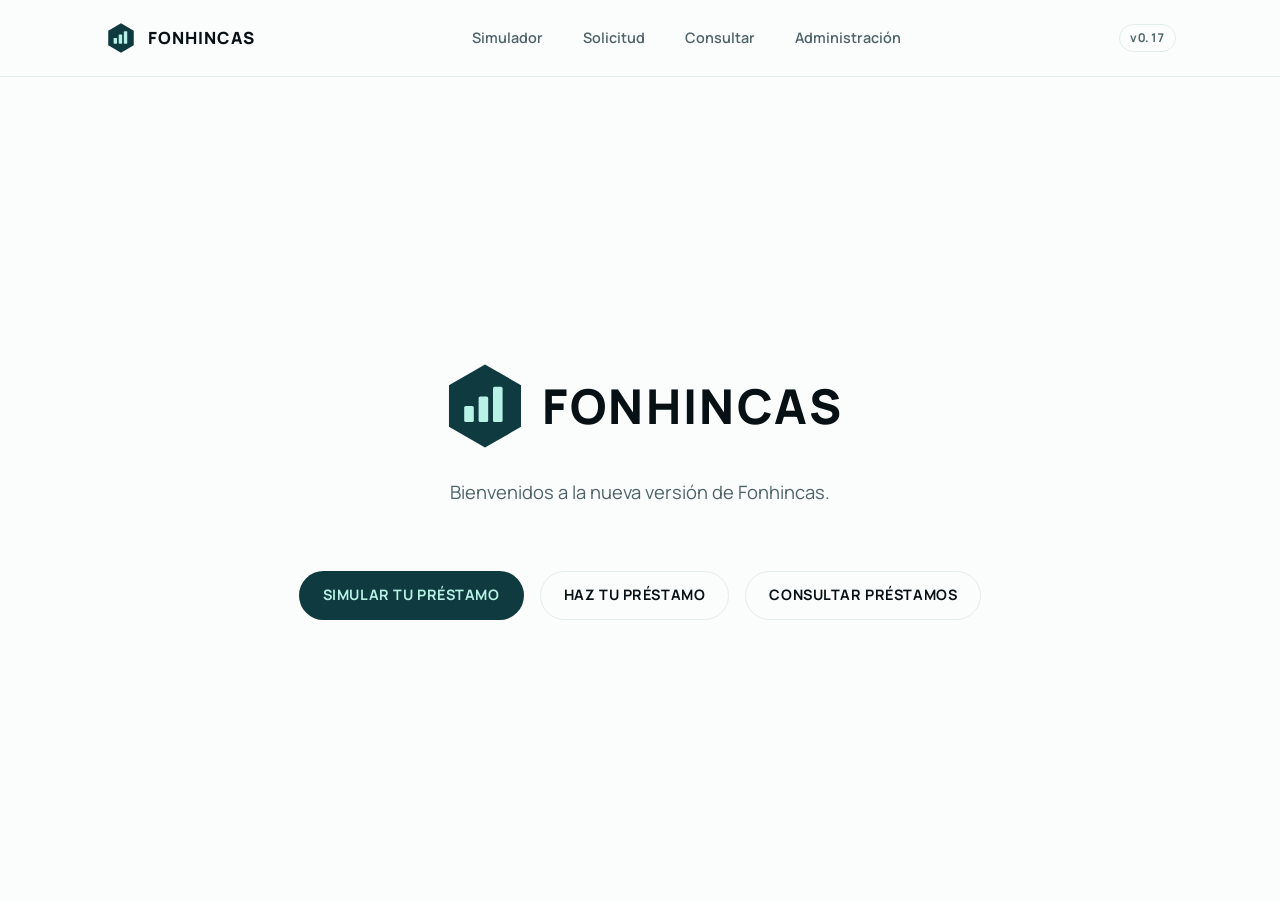
<file: index.html>
<!DOCTYPE html>
<html lang="es">
<head>
  <meta charset="UTF-8" />
  <meta name="viewport" content="width=device-width, initial-scale=1.0" />
  <title>FONHINCAS</title>
  <link rel="icon" type="image/svg+xml" href="assets/img/icon.svg" />
  <link rel="preconnect" href="https://fonts.googleapis.com" />
  <link rel="preconnect" href="https://fonts.gstatic.com" crossorigin />
  <link href="https://fonts.googleapis.com/css2?family=Manrope:wght@400;500;600;700;800&display=swap" rel="stylesheet" />
  <link rel="stylesheet" href="assets/css/styles.css?v=0.17" />
</head>
<body>

  <header class="nav">
    <div class="wrap">
      <a class="logo" href="#top">
        <img class="logo__icon" src="assets/img/icon.svg" alt="" />
        <span class="logo__word">Fonhincas</span>
      </a>
      <nav class="nav__links">
        <a href="simulador.html">Simulador</a>
        <a href="solicitud.html">Solicitud</a>
        <a href="consulta.html">Consultar</a>
        <a href="admin.html">Administración</a>
      </nav>
      <span class="nav__version">v0.17</span>
    </div>
  </header>

  <main id="top">
    <section class="basic-hero">
      <a class="logo" href="#top">
        <img class="logo__icon" src="assets/img/icon.svg" alt="" />
        <span class="logo__word">Fonhincas</span>
      </a>
      <p class="basic-hero__welcome">Bienvenidos a la nueva versión de Fonhincas.</p>
      <div class="hero__actions" style="justify-content:center; flex-wrap: wrap;">
        <a class="btn btn--primary btn--uppercase" href="simulador.html">Simular tu préstamo</a>
        <a class="btn btn--ghost btn--uppercase" href="solicitud.html">Haz tu préstamo</a>
        <a class="btn btn--ghost btn--uppercase" href="consulta.html">Consultar préstamos</a>
      </div>
    </section>
  </main>

</body>
</html>
</file>
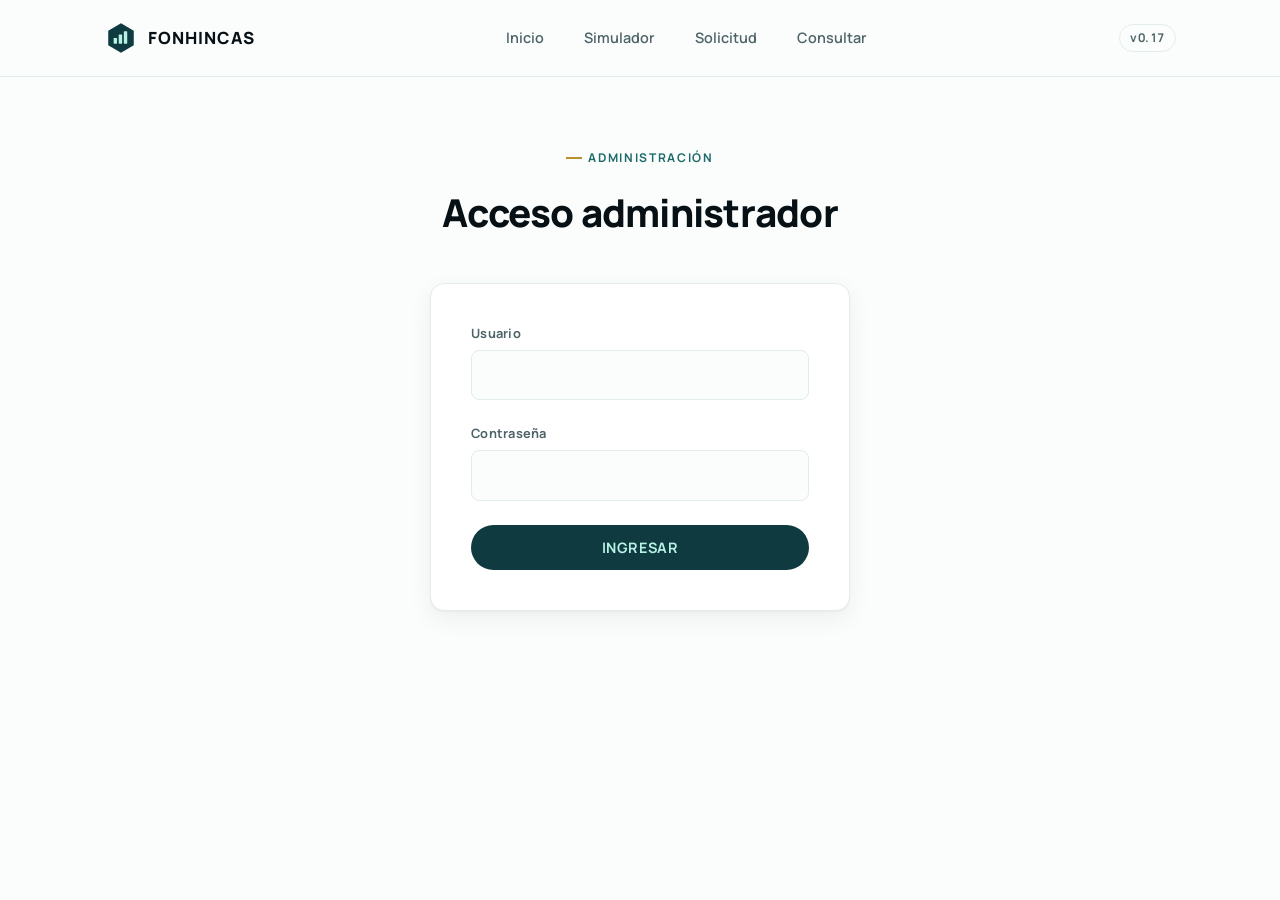
<file: admin.html>
<!DOCTYPE html>
<html lang="es">
<head>
  <meta charset="UTF-8" />
  <meta name="viewport" content="width=device-width, initial-scale=1.0" />
  <title>FONHINCAS — Administración</title>
  <link rel="icon" type="image/svg+xml" href="assets/img/icon.svg" />
  <link rel="preconnect" href="https://fonts.googleapis.com" />
  <link rel="preconnect" href="https://fonts.gstatic.com" crossorigin />
  <link href="https://fonts.googleapis.com/css2?family=Manrope:wght@400;500;600;700;800&display=swap" rel="stylesheet" />
  <link rel="stylesheet" href="assets/css/styles.css?v=0.17" />
</head>
<body>

  <header class="nav">
    <div class="wrap">
      <a class="logo" href="index.html">
        <img class="logo__icon" src="assets/img/icon.svg" alt="" />
        <span class="logo__word">Fonhincas</span>
      </a>
      <nav class="nav__links">
        <a href="index.html">Inicio</a>
        <a href="simulador.html">Simulador</a>
        <a href="solicitud.html">Solicitud</a>
        <a href="consulta.html">Consultar</a>
      </nav>
      <span class="nav__version">v0.17</span>
    </div>
  </header>

  <main>
    <section class="section" style="padding-top: var(--space-5);">
      <div class="wrap admin-wrap">

        <!-- Login -->
        <div id="vistaLogin">
          <div class="section__head" style="text-align:center; margin: 0 auto var(--space-4);">
            <span class="eyebrow" style="justify-content:center;">Administración</span>
            <h2>Acceso administrador</h2>
          </div>
          <form class="form-card" id="loginForm" style="max-width: 420px;">
            <div class="field">
              <label for="loginUsuario">Usuario</label>
              <input type="text" id="loginUsuario" name="usuario" autocomplete="username" required />
            </div>
            <div class="field">
              <label for="loginContrasena">Contraseña</label>
              <input type="password" id="loginContrasena" name="contrasena" autocomplete="current-password" required />
            </div>
            <button class="btn btn--primary btn--uppercase" id="loginSubmit" type="submit">Ingresar</button>
            <p class="simulator__error" id="loginError" hidden></p>
          </form>
        </div>

        <!-- Menú principal -->
        <div id="vistaMenu" hidden>
          <div class="admin-topbar">
            <div class="section__head" style="margin:0;">
              <span class="eyebrow">Administración</span>
              <h2>¿Qué quieres hacer?</h2>
            </div>
            <button class="btn btn--ghost" id="btnSalirMenu" type="button">Salir</button>
          </div>
          <div class="card list-item" id="btnIrPago" style="margin-bottom: var(--space-2);">
            <h3>Registrar pago</h3>
            <p>Registra un movimiento (pago, desembolso, aporte, etc.) contra un préstamo activo.</p>
          </div>
          <div class="card list-item" id="btnIrSolicitudes" style="margin-bottom: var(--space-2);">
            <h3>Solicitudes pendientes</h3>
            <p>Revisa y aprueba las solicitudes de préstamo recibidas.</p>
          </div>
          <div class="card list-item" id="btnIrCierre" style="margin-bottom: var(--space-2);">
            <h3>Préstamos por cerrar <span class="nav__version" id="badgeCierre" hidden></span></h3>
            <p>Préstamos ya pagados en su totalidad, listos para archivar.</p>
          </div>
          <div class="card list-item" id="btnIrMora" style="margin-bottom: var(--space-2);">
            <h3>Préstamos en mora <span class="nav__version" id="badgeMora" hidden></span></h3>
            <p>Préstamos activos cuyo pago de cuota ya está vencido.</p>
          </div>
          <div class="card list-item" id="btnIrCalendario">
            <h3>Préstamos activos</h3>
            <p>Vista de calendario con las fechas de pago de cada préstamo activo.</p>
          </div>
        </div>

        <!-- Registrar pago -->
        <div id="vistaPago" hidden>
          <div class="admin-topbar">
            <div class="section__head" style="margin:0;">
              <span class="eyebrow">Administración</span>
              <h2>Registrar pago</h2>
            </div>
            <button class="btn btn--ghost" id="btnVolverMenuPago" type="button">Volver al menú</button>
          </div>

          <form class="form-card" id="pagoForm">
            <div class="field">
              <label for="pagoTipo">Tipo de movimiento</label>
              <select id="pagoTipo" name="tipo" required>
                <option value="" disabled selected>Cargando tipos…</option>
              </select>
            </div>
            <div class="field" id="pagoPrestamoCampo" hidden>
              <label for="pagoPrestamo">Préstamo</label>
              <select id="pagoPrestamo" name="idPrestamo" required>
                <option value="" disabled selected>Cargando préstamos…</option>
              </select>
            </div>
            <div class="field" id="pagoUsuarioCampo" hidden>
              <label for="pagoUsuario">Usuario</label>
              <input type="text" id="pagoUsuario" name="usuarioMovimiento" placeholder="Nombre del usuario" required />
            </div>
            <div class="field">
              <label for="pagoFecha">Fecha del movimiento (opcional, por defecto hoy)</label>
              <input type="date" id="pagoFecha" name="fecha" />
            </div>
            <div class="field">
              <label for="pagoCantidad" id="pagoCantidadLabel">Cantidad</label>
              <input type="number" id="pagoCantidad" name="cantidad" step="any" required />
            </div>
            <div class="field">
              <label for="pagoComentarios">Comentarios</label>
              <textarea id="pagoComentarios" name="comentarios" rows="3" required></textarea>
            </div>
            <button class="btn btn--primary btn--uppercase" id="pagoSubmit" type="submit">Registrar movimiento</button>
            <p class="simulator__error" id="pagoError" hidden></p>
            <p class="form-note" id="pagoNota" hidden></p>
          </form>
        </div>

        <!-- Préstamos por cerrar -->
        <div id="vistaCierre" hidden>
          <div class="admin-topbar">
            <div class="section__head" style="margin:0;">
              <span class="eyebrow">Administración</span>
              <h2>Préstamos por cerrar</h2>
            </div>
            <button class="btn btn--ghost" id="btnVolverMenuCierre" type="button">Volver al menú</button>
          </div>
          <div id="listaCierre"></div>
        </div>

        <!-- Préstamos en mora -->
        <div id="vistaMora" hidden>
          <div class="admin-topbar">
            <div class="section__head" style="margin:0;">
              <span class="eyebrow">Administración</span>
              <h2>Préstamos en mora</h2>
            </div>
            <button class="btn btn--ghost" id="btnVolverMenuMora" type="button">Volver al menú</button>
          </div>
          <div id="listaMora"></div>
        </div>

        <!-- Préstamos activos (calendario) -->
        <div id="vistaCalendario" hidden>
          <div class="admin-topbar">
            <div class="section__head" style="margin:0;">
              <span class="eyebrow">Administración</span>
              <h2>Préstamos activos</h2>
            </div>
            <button class="btn btn--ghost" id="btnVolverMenuCalendario" type="button">Volver al menú</button>
          </div>
          <div class="calendar-nav">
            <button class="btn btn--ghost" id="btnMesAnterior" type="button">‹ Anterior</button>
            <h3 id="calendarioTitulo"></h3>
            <button class="btn btn--ghost" id="btnMesSiguiente" type="button">Siguiente ›</button>
          </div>
          <div class="calendar-grid" id="calendarioGrid"></div>
        </div>

        <!-- Lista de solicitudes -->
        <div id="vistaLista" hidden>
          <div class="admin-topbar">
            <div class="section__head" style="margin:0;">
              <span class="eyebrow">Administración</span>
              <h2>Solicitudes pendientes</h2>
            </div>
            <button class="btn btn--ghost" id="btnVolverMenuLista" type="button">Volver al menú</button>
          </div>
          <div id="listaSolicitudes"></div>
        </div>

        <!-- Detalle / aprobación -->
        <div id="vistaDetalle" hidden>
          <div class="admin-topbar">
            <div class="section__head" style="margin:0;">
              <span class="eyebrow">Administración</span>
              <h2>Aprobar préstamo</h2>
            </div>
            <div style="display:flex; gap: var(--space-2);">
              <button class="btn btn--ghost btn--danger" id="btnAbrirRechazo" type="button">Rechazar solicitud</button>
              <button class="btn btn--ghost" id="btnVolver" type="button">Volver a la lista</button>
            </div>
          </div>

          <div class="card rechazo-panel" id="rechazoPanel" hidden style="margin-bottom: var(--space-3);">
            <h3>Rechazar solicitud</h3>
            <div class="field" style="margin-top: var(--space-2);">
              <label for="rechazoMotivo">Motivo (se incluirá en el correo al solicitante)</label>
              <textarea id="rechazoMotivo" rows="3" required></textarea>
            </div>
            <div style="display:flex; gap: var(--space-2); margin-top: var(--space-2);">
              <button class="btn btn--primary" id="btnConfirmarRechazo" type="button">Confirmar rechazo</button>
              <button class="btn btn--ghost" id="btnCancelarRechazo" type="button">Cancelar</button>
            </div>
            <p class="simulator__error" id="rechazoError" hidden style="margin-top: var(--space-2);"></p>
          </div>

          <form class="form-card" id="detalleForm">
            <div class="detalle-grid">
              <div class="kv"><div class="k">Fecha de revisión</div><div class="v" id="dFechaRevision"></div></div>
              <div class="kv"><div class="k">Administrador</div><div class="v" id="dAdministrador"></div></div>
              <div class="kv"><div class="k">Solicitante</div><div class="v" id="dNombre"></div></div>
              <div class="kv"><div class="k">Correo</div><div class="v" id="dCorreo"></div></div>
              <div class="kv"><div class="k">Servicio</div><div class="v" id="dServicio"></div></div>
              <div class="kv"><div class="k">Monto</div><div class="v"><input type="number" class="kv-input" id="dMontoInput" step="any" min="0" /></div></div>
              <div class="kv"><div class="k">Número de cuotas</div><div class="v"><input type="number" class="kv-input" id="dCuotasInput" step="1" min="1" max="36" /></div></div>
              <div class="kv"><div class="k">Valor de la cuota</div><div class="v" id="dCuota"></div></div>
              <div class="kv"><div class="k">Tasa de interés</div><div class="v" id="dTasa"></div></div>
              <div class="kv"><div class="k">Fecha de pago</div><div class="v" id="dFechaPago"></div></div>
            </div>

            <p class="form-note" id="dAjusteNota" hidden></p>
            <p class="form-note" id="dHistoricoNota" hidden></p>

            <div class="field">
              <div class="switch-row">
                <span class="switch-label">Enviar correo de aprobación al solicitante</span>
                <label class="switch">
                  <input type="checkbox" id="dEnviarCorreo" checked />
                  <span class="track"></span>
                </label>
              </div>
            </div>

            <div class="field">
              <label for="observaciones">Observaciones (opcional)</label>
              <textarea id="observaciones" name="observaciones" rows="3"></textarea>
            </div>

            <div class="field">
              <label>Anexo 1 — Tabla de amortización</label>
              <div class="table-wrap" id="dTablaWrap"></div>
            </div>

            <div class="field">
              <label>Anexo 2 — Foto del desembolso (opcional)</label>
              <div class="upload-zone" id="uploadZone" tabindex="0">
                <span id="uploadZoneTexto">Haz clic para subir una imagen, o pégala aquí (Ctrl+V)</span>
                <input type="file" id="uploadInput" accept="image/*" hidden />
                <img id="uploadPreview" hidden alt="Foto del desembolso" />
              </div>
            </div>

            <div class="field">
              <label>Firma</label>
              <canvas class="signature-pad" id="firmaPad"></canvas>
              <button class="btn btn--ghost" id="btnLimpiarFirma" type="button" style="justify-self:start;">Limpiar firma</button>
            </div>

            <button class="btn btn--primary btn--uppercase" id="detalleSubmit" type="submit">Guardar préstamo</button>
            <p class="simulator__error" id="detalleError" hidden></p>
            <p class="form-note" id="detalleNota" hidden></p>
          </form>
        </div>

      </div>
    </section>
  </main>

  <script src="assets/js/api.js?v=0.17"></script>
  <script src="assets/js/format.js?v=0.17"></script>
  <script src="assets/js/admin.js?v=0.17"></script>
</body>
</html>
</file>
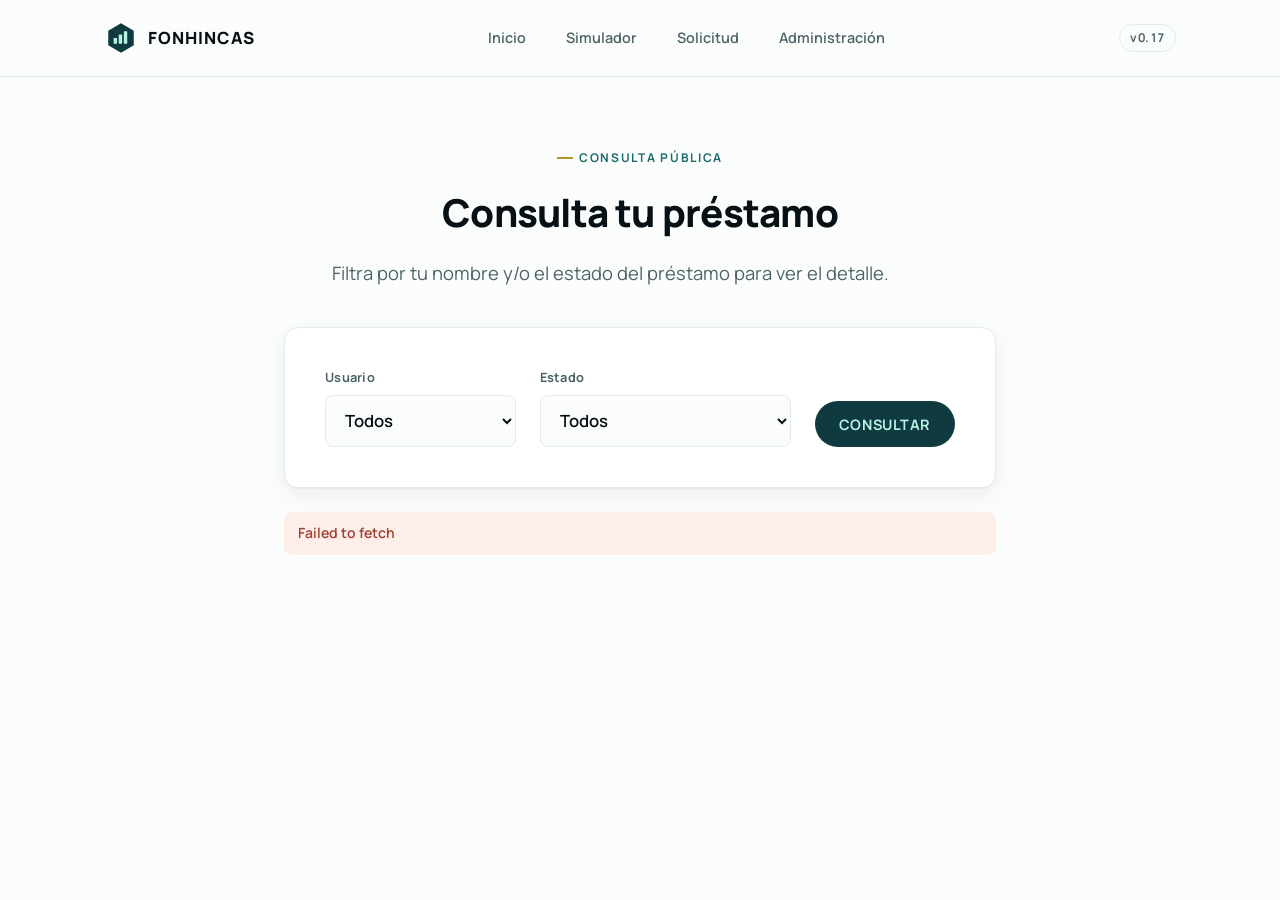
<file: consulta.html>
<!DOCTYPE html>
<html lang="es">
<head>
  <meta charset="UTF-8" />
  <meta name="viewport" content="width=device-width, initial-scale=1.0" />
  <title>FONHINCAS — Consultar préstamos</title>
  <link rel="icon" type="image/svg+xml" href="assets/img/icon.svg" />
  <link rel="preconnect" href="https://fonts.googleapis.com" />
  <link rel="preconnect" href="https://fonts.gstatic.com" crossorigin />
  <link href="https://fonts.googleapis.com/css2?family=Manrope:wght@400;500;600;700;800&display=swap" rel="stylesheet" />
  <link rel="stylesheet" href="assets/css/styles.css?v=0.17" />
</head>
<body>

  <header class="nav">
    <div class="wrap">
      <a class="logo" href="index.html">
        <img class="logo__icon" src="assets/img/icon.svg" alt="" />
        <span class="logo__word">Fonhincas</span>
      </a>
      <nav class="nav__links">
        <a href="index.html">Inicio</a>
        <a href="simulador.html">Simulador</a>
        <a href="solicitud.html">Solicitud</a>
        <a href="admin.html">Administración</a>
      </nav>
      <span class="nav__version">v0.17</span>
    </div>
  </header>

  <main>
    <section class="section" style="padding-top: var(--space-5);">
      <div class="wrap" style="max-width: 760px;">
        <div class="section__head" style="text-align:center; margin: 0 auto var(--space-4);">
          <span class="eyebrow" style="justify-content:center;">Consulta pública</span>
          <h2>Consulta tu préstamo</h2>
          <p class="hero__lede" style="margin-top: var(--space-2);">Filtra por tu nombre y/o el estado del préstamo para ver el detalle.</p>
        </div>

        <form class="consulta-form" id="consultaForm">
          <div class="field">
            <label for="consultaUsuario">Usuario</label>
            <select id="consultaUsuario" name="usuario">
              <option value="">Todos</option>
            </select>
          </div>
          <div class="field">
            <label for="consultaEstado">Estado</label>
            <select id="consultaEstado" name="estado">
              <option value="">Todos</option>
              <option value="SOLICITUD">Solicitud</option>
              <option value="ACTIVO">Activo</option>
              <option value="MORA">Mora</option>
              <option value="POR_CERRAR">Pendiente de finalización</option>
              <option value="COMPLETO">Completo</option>
            </select>
          </div>
          <button class="btn btn--primary btn--uppercase" type="submit">Consultar</button>
        </form>

        <p class="simulator__error" id="consultaError" hidden style="margin-top: var(--space-3);"></p>
        <div id="consultaResultados" style="margin-top: var(--space-4);"></div>
      </div>
    </section>
  </main>

  <script src="assets/js/api.js?v=0.17"></script>
  <script src="assets/js/format.js?v=0.17"></script>
  <script src="assets/js/consulta.js?v=0.17"></script>
</body>
</html>
</file>
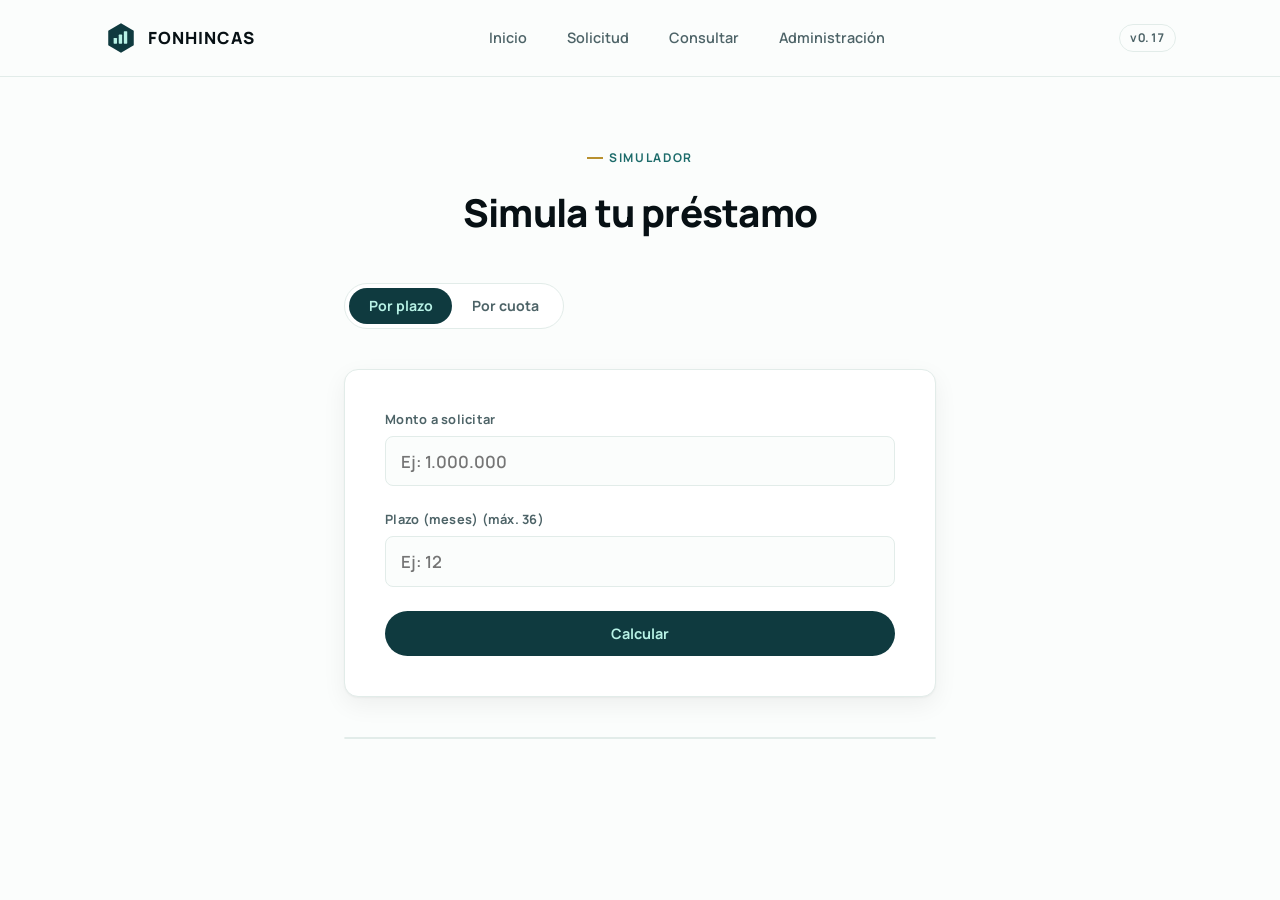
<file: simulador.html>
<!DOCTYPE html>
<html lang="es">
<head>
  <meta charset="UTF-8" />
  <meta name="viewport" content="width=device-width, initial-scale=1.0" />
  <title>FONHINCAS — Simular préstamo</title>
  <link rel="icon" type="image/svg+xml" href="assets/img/icon.svg" />
  <link rel="preconnect" href="https://fonts.googleapis.com" />
  <link rel="preconnect" href="https://fonts.gstatic.com" crossorigin />
  <link href="https://fonts.googleapis.com/css2?family=Manrope:wght@400;500;600;700;800&display=swap" rel="stylesheet" />
  <link rel="stylesheet" href="assets/css/styles.css?v=0.17" />
</head>
<body>

  <header class="nav">
    <div class="wrap">
      <a class="logo" href="index.html">
        <img class="logo__icon" src="assets/img/icon.svg" alt="" />
        <span class="logo__word">Fonhincas</span>
      </a>
      <nav class="nav__links">
        <a href="index.html">Inicio</a>
        <a href="solicitud.html">Solicitud</a>
        <a href="consulta.html">Consultar</a>
        <a href="admin.html">Administración</a>
      </nav>
      <span class="nav__version">v0.17</span>
    </div>
  </header>

  <main>
    <section class="section" style="padding-top: var(--space-5);">
      <div class="wrap simulator">
        <div class="section__head" style="text-align:center; margin: 0 auto var(--space-4);">
          <span class="eyebrow" style="justify-content:center;">Simulador</span>
          <h2>Simula tu préstamo</h2>
        </div>

        <div class="simulator__tabs" role="tablist">
          <button class="tab" type="button" data-modo="plazo" role="tab" aria-selected="true">Por plazo</button>
          <button class="tab" type="button" data-modo="cuota" role="tab" aria-selected="false">Por cuota</button>
        </div>

        <form class="simulator__form" id="simuladorForm">
          <div class="field">
            <label for="monto">Monto a solicitar</label>
            <input type="number" id="monto" name="monto" placeholder="Ej: 1.000.000" step="any" min="0" required />
          </div>
          <div class="field" id="campoSecundario"></div>
          <button class="btn btn--primary" id="simuladorSubmit" type="submit">Calcular</button>
          <p class="simulator__error" id="simuladorError" hidden></p>
        </form>

        <div class="simulator__result" id="simuladorResult"></div>
        <div class="table-wrap" id="simuladorTableWrap"></div>
      </div>
    </section>
  </main>

  <script src="assets/js/api.js?v=0.17"></script>
  <script src="assets/js/format.js?v=0.17"></script>
  <script src="assets/js/simulador.js?v=0.17"></script>
</body>
</html>
</file>
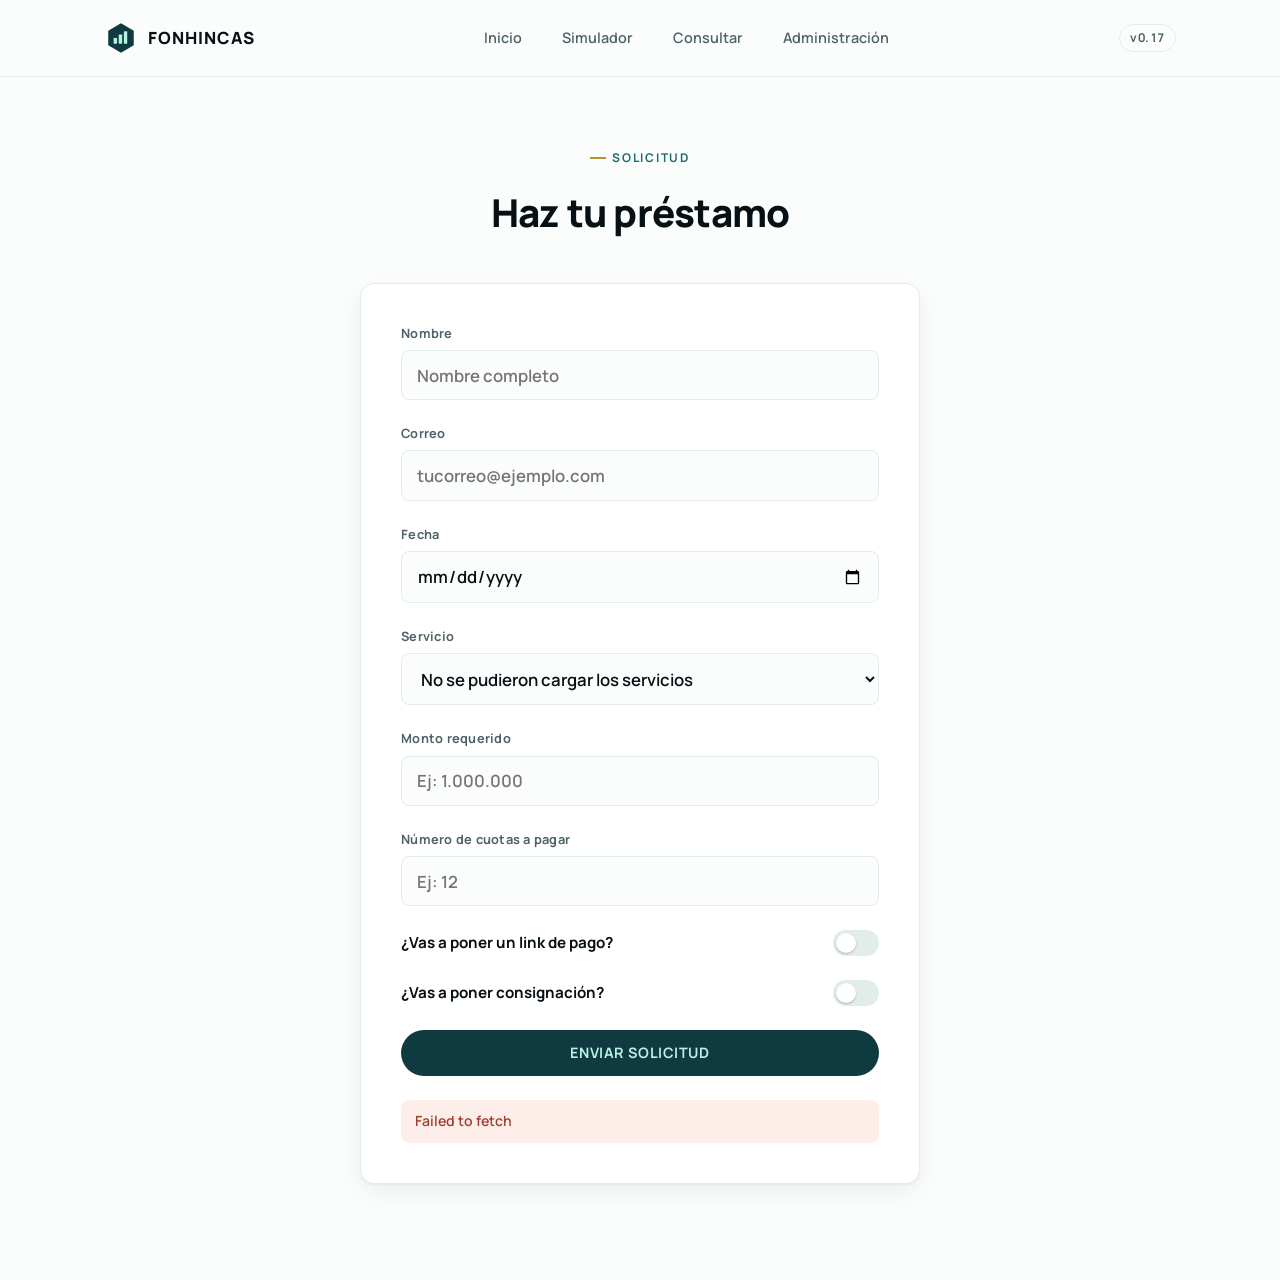
<file: solicitud.html>
<!DOCTYPE html>
<html lang="es">
<head>
  <meta charset="UTF-8" />
  <meta name="viewport" content="width=device-width, initial-scale=1.0" />
  <title>FONHINCAS — Solicitar préstamo</title>
  <link rel="icon" type="image/svg+xml" href="assets/img/icon.svg" />
  <link rel="preconnect" href="https://fonts.googleapis.com" />
  <link rel="preconnect" href="https://fonts.gstatic.com" crossorigin />
  <link href="https://fonts.googleapis.com/css2?family=Manrope:wght@400;500;600;700;800&display=swap" rel="stylesheet" />
  <link rel="stylesheet" href="assets/css/styles.css?v=0.17" />
</head>
<body>

  <header class="nav">
    <div class="wrap">
      <a class="logo" href="index.html">
        <img class="logo__icon" src="assets/img/icon.svg" alt="" />
        <span class="logo__word">Fonhincas</span>
      </a>
      <nav class="nav__links">
        <a href="index.html">Inicio</a>
        <a href="simulador.html">Simulador</a>
        <a href="consulta.html">Consultar</a>
        <a href="admin.html">Administración</a>
      </nav>
      <span class="nav__version">v0.17</span>
    </div>
  </header>

  <main>
    <section class="section" style="padding-top: var(--space-5);">
      <div class="wrap simulator">
        <div class="section__head" style="text-align:center; margin: 0 auto var(--space-4);">
          <span class="eyebrow" style="justify-content:center;">Solicitud</span>
          <h2>Haz tu préstamo</h2>
        </div>

        <form class="form-card" id="solicitudForm">
          <div class="field">
            <label for="nombre">Nombre</label>
            <input type="text" id="nombre" name="nombre" placeholder="Nombre completo" required />
          </div>

          <div class="field">
            <label for="correo" id="correoLabel">Correo</label>
            <input type="email" id="correo" name="correo" placeholder="tucorreo@ejemplo.com" required />
          </div>

          <div class="field">
            <label for="fecha">Fecha</label>
            <input type="date" id="fecha" name="fecha" required />
          </div>

          <div class="field">
            <label for="servicio">Servicio</label>
            <select id="servicio" name="servicio" required>
              <option value="" disabled selected>Cargando servicios…</option>
            </select>
          </div>

          <div class="field">
            <label for="montoSolicitud">Monto requerido</label>
            <input type="number" id="montoSolicitud" name="monto" placeholder="Ej: 1.000.000" step="any" min="0" required />
          </div>

          <div class="field">
            <label for="cuotas">Número de cuotas a pagar</label>
            <input type="number" id="cuotas" name="cuotas" placeholder="Ej: 12" step="1" min="1" max="36" required />
          </div>

          <div class="field">
            <div class="switch-row">
              <span class="switch-label">¿Vas a poner un link de pago?</span>
              <label class="switch">
                <input type="checkbox" id="switchLink" />
                <span class="track"></span>
              </label>
            </div>
            <div class="conditional-fields" id="camposLink" hidden>
              <div class="field">
                <label for="linkPago">Enlace de pago</label>
                <input type="url" id="linkPago" name="linkPago" placeholder="https://..." />
              </div>
            </div>
          </div>

          <div class="field">
            <div class="switch-row">
              <span class="switch-label">¿Vas a poner consignación?</span>
              <label class="switch">
                <input type="checkbox" id="switchConsignacion" />
                <span class="track"></span>
              </label>
            </div>
            <div class="conditional-fields" id="camposConsignacion" hidden>
              <div class="field">
                <label for="banco">Nombre del banco</label>
                <input type="text" id="banco" name="banco" placeholder="Ej: Bancolombia" />
              </div>
              <div class="field">
                <label for="cuentaLlave">Cuenta o llave</label>
                <input type="text" id="cuentaLlave" name="cuentaLlave" placeholder="Número de cuenta o llave" />
              </div>
            </div>
          </div>

          <button class="btn btn--primary btn--uppercase" id="solicitudSubmit" type="submit">Enviar solicitud</button>
          <p class="simulator__error" id="solicitudError" hidden></p>
          <p class="form-note" id="solicitudNota" hidden></p>
        </form>
      </div>
    </section>
  </main>

  <script src="assets/js/api.js?v=0.17"></script>
  <script src="assets/js/format.js?v=0.17"></script>
  <script src="assets/js/solicitud.js?v=0.17"></script>
</body>
</html>
</file>
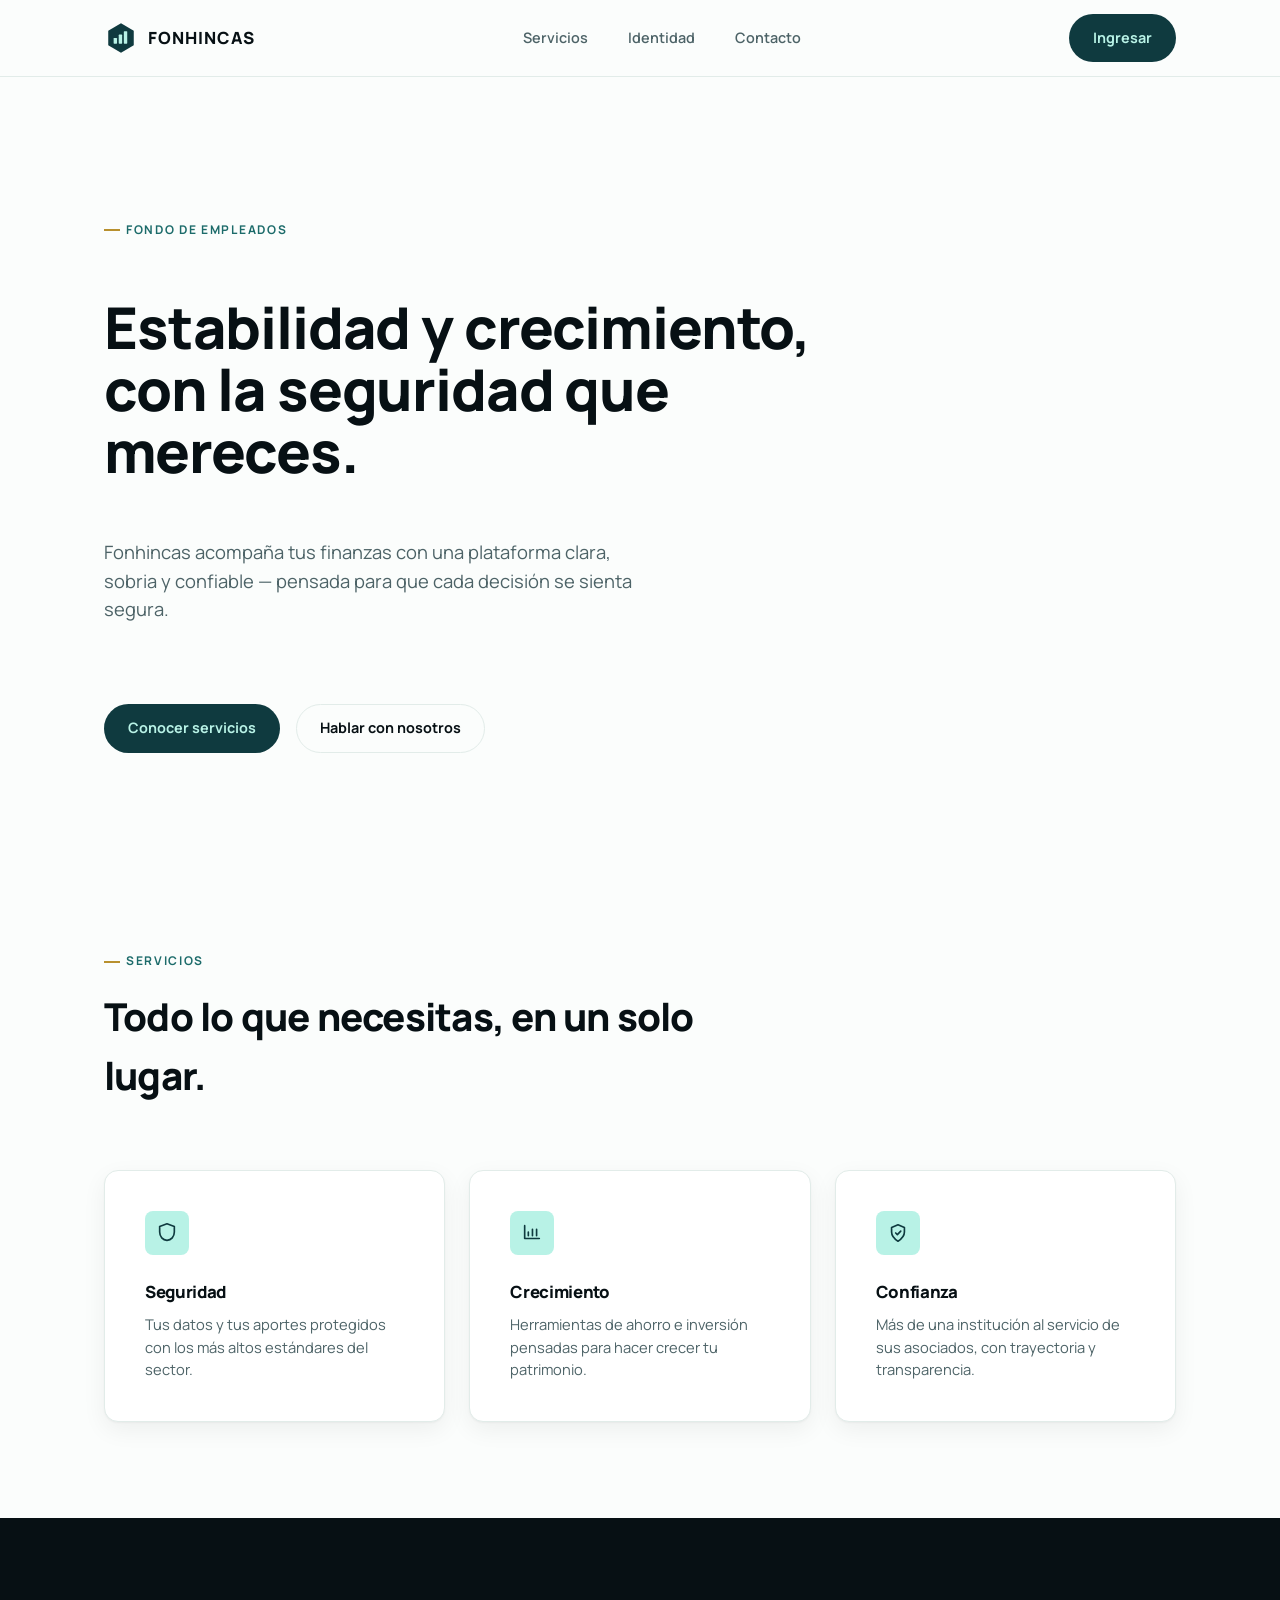
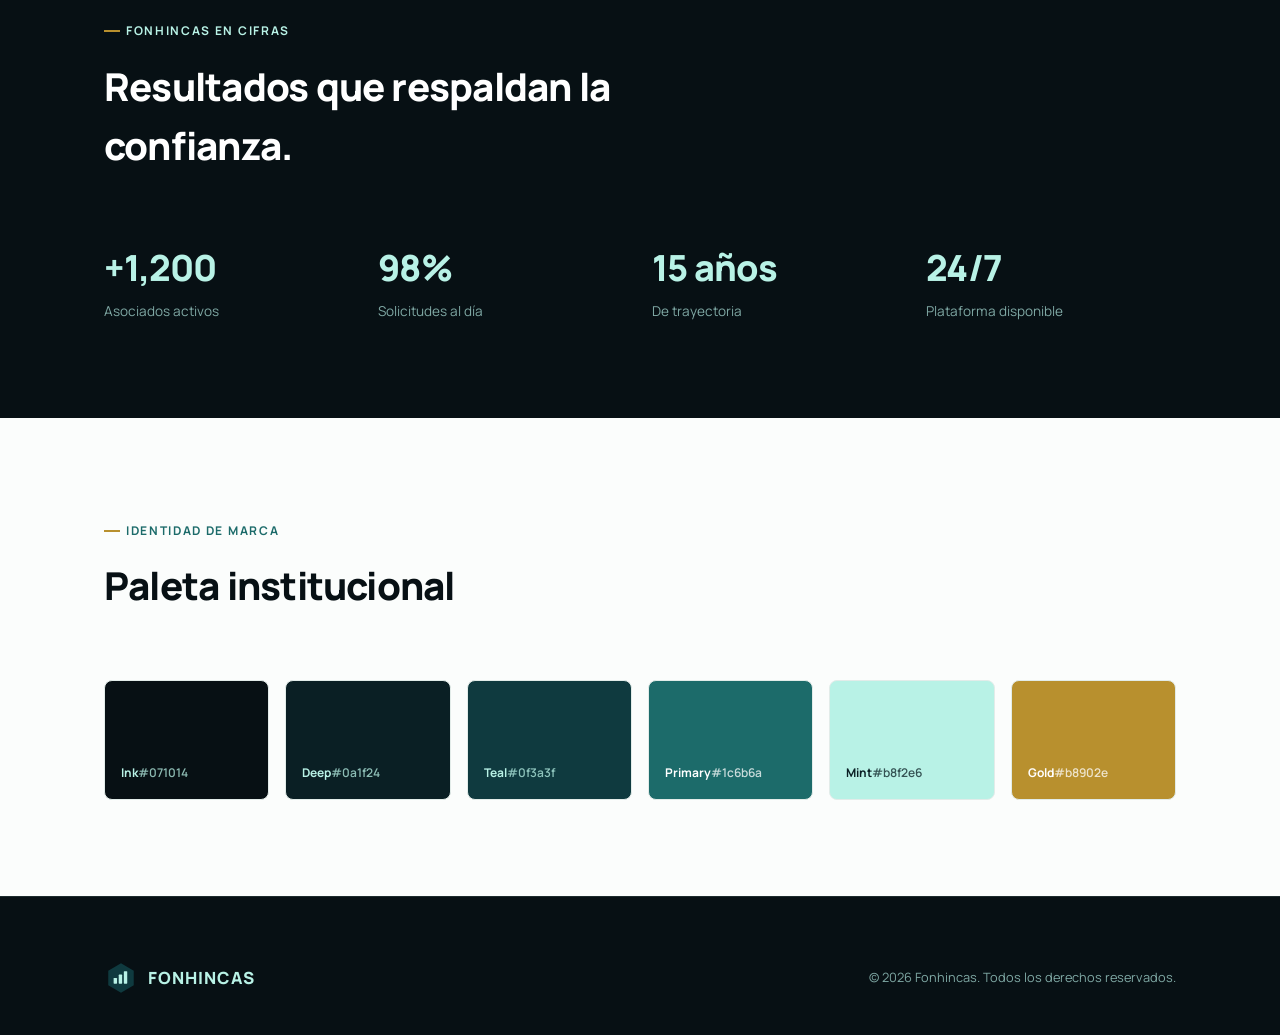
<file: design/styleguide.html>
<!DOCTYPE html>
<html lang="es">
<head>
  <meta charset="UTF-8" />
  <meta name="viewport" content="width=device-width, initial-scale=1.0" />
  <title>FONHINCAS — Guía de estilo</title>
  <link rel="icon" type="image/svg+xml" href="../assets/img/icon.svg" />
  <link rel="preconnect" href="https://fonts.googleapis.com" />
  <link rel="preconnect" href="https://fonts.gstatic.com" crossorigin />
  <link href="https://fonts.googleapis.com/css2?family=Manrope:wght@400;500;600;700;800&display=swap" rel="stylesheet" />
  <link rel="stylesheet" href="../assets/css/styles.css" />
</head>
<body>

  <header class="nav">
    <div class="wrap">
      <a class="logo" href="#top">
        <img class="logo__icon" src="../assets/img/icon.svg" alt="" />
        <span class="logo__word">Fonhincas</span>
      </a>
      <nav class="nav__links">
        <a href="#servicios">Servicios</a>
        <a href="#marca">Identidad</a>
        <a href="#contacto">Contacto</a>
      </nav>
      <a class="btn btn--primary" href="#contacto">Ingresar</a>
    </div>
  </header>

  <main id="top">

    <section class="hero">
      <div class="wrap">
        <div class="hero__grid">
          <span class="eyebrow">Fondo de empleados</span>
          <h1>Estabilidad y crecimiento, con la seguridad que mereces.</h1>
          <p class="hero__lede">
            Fonhincas acompaña tus finanzas con una plataforma clara, sobria
            y confiable — pensada para que cada decisión se sienta segura.
          </p>
          <div class="hero__actions">
            <a class="btn btn--primary" href="#servicios">Conocer servicios</a>
            <a class="btn btn--ghost" href="#contacto">Hablar con nosotros</a>
          </div>
        </div>
      </div>
    </section>

    <section class="section" id="servicios">
      <div class="wrap">
        <div class="section__head">
          <span class="eyebrow">Servicios</span>
          <h2>Todo lo que necesitas, en un solo lugar.</h2>
        </div>
        <div class="grid">
          <div class="card">
            <div class="card__icon">
              <svg width="22" height="22" viewBox="0 0 24 24" fill="none"><path d="M12 2 4 5v6c0 5 3.4 8.7 8 9 4.6-.3 8-4 8-9V5l-8-3Z" stroke="currentColor" stroke-width="1.8" stroke-linejoin="round"/></svg>
            </div>
            <h3>Seguridad</h3>
            <p>Tus datos y tus aportes protegidos con los más altos estándares del sector.</p>
          </div>
          <div class="card">
            <div class="card__icon">
              <svg width="22" height="22" viewBox="0 0 24 24" fill="none"><path d="M4 18V4M4 18h16M8 15v-4M12.5 15V8M17 15v-7" stroke="currentColor" stroke-width="1.8" stroke-linecap="round" stroke-linejoin="round"/></svg>
            </div>
            <h3>Crecimiento</h3>
            <p>Herramientas de ahorro e inversión pensadas para hacer crecer tu patrimonio.</p>
          </div>
          <div class="card">
            <div class="card__icon">
              <svg width="22" height="22" viewBox="0 0 24 24" fill="none"><path d="M12 21s7-4.35 7-10V6l-7-3-7 3v5c0 5.65 7 10 7 10Z" stroke="currentColor" stroke-width="1.8" stroke-linejoin="round"/><path d="m9.5 12 1.8 1.8L15 10" stroke="currentColor" stroke-width="1.8" stroke-linecap="round" stroke-linejoin="round"/></svg>
            </div>
            <h3>Confianza</h3>
            <p>Más de una institución al servicio de sus asociados, con trayectoria y transparencia.</p>
          </div>
        </div>
      </div>
    </section>

    <section class="section section--dark">
      <div class="wrap">
        <div class="section__head">
          <span class="eyebrow">Fonhincas en cifras</span>
          <h2>Resultados que respaldan la confianza.</h2>
        </div>
        <div class="stats">
          <div class="stat">
            <div class="stat__value">+1,200</div>
            <div class="stat__label">Asociados activos</div>
          </div>
          <div class="stat">
            <div class="stat__value">98%</div>
            <div class="stat__label">Solicitudes al día</div>
          </div>
          <div class="stat">
            <div class="stat__value">15 años</div>
            <div class="stat__label">De trayectoria</div>
          </div>
          <div class="stat">
            <div class="stat__value">24/7</div>
            <div class="stat__label">Plataforma disponible</div>
          </div>
        </div>
      </div>
    </section>

    <section class="section" id="marca">
      <div class="wrap">
        <div class="section__head">
          <span class="eyebrow">Identidad de marca</span>
          <h2>Paleta institucional</h2>
        </div>
        <div class="palette">
          <div class="swatch" style="background:#071014; color:#b8f2e6;"><span>Ink</span><span class="hex">#071014</span></div>
          <div class="swatch" style="background:#0a1f24; color:#b8f2e6;"><span>Deep</span><span class="hex">#0a1f24</span></div>
          <div class="swatch" style="background:#0f3a3f; color:#b8f2e6;"><span>Teal</span><span class="hex">#0f3a3f</span></div>
          <div class="swatch" style="background:#1c6b6a; color:#ffffff;"><span>Primary</span><span class="hex">#1c6b6a</span></div>
          <div class="swatch" style="background:#b8f2e6; color:#0a1f24;"><span>Mint</span><span class="hex">#b8f2e6</span></div>
          <div class="swatch" style="background:#b8902e; color:#ffffff;"><span>Gold</span><span class="hex">#b8902e</span></div>
        </div>
      </div>
    </section>

  </main>

  <footer class="footer" id="contacto">
    <div class="wrap">
      <a class="logo logo--inverse" href="#top">
        <img class="logo__icon" src="../assets/img/icon.svg" alt="" />
        <span class="logo__word">Fonhincas</span>
      </a>
      <small>&copy; 2026 Fonhincas. Todos los derechos reservados.</small>
    </div>
  </footer>

</body>
</html>
</file>
<file: assets/css/styles.css>
/* ==========================================================================
   FONHINCAS — Design tokens & base styles
   ========================================================================== */

:root {
  /* Paleta institucional */
  --c-ink-950: #071014;
  --c-ink-900: #0a1f24;
  --c-teal-800: #0f3a3f;
  --c-teal-600: #1c6b6a;
  --c-mint-200: #b8f2e6;
  --c-gold: #b8902e;

  /* Superficies */
  --c-bg: #fbfdfc;
  --c-surface: #ffffff;
  --c-surface-dark: var(--c-ink-950);
  --c-border: #e2ece9;

  /* Texto */
  --c-text: var(--c-ink-950);
  --c-text-muted: #4d6367;
  --c-text-on-dark: var(--c-mint-200);
  --c-text-on-dark-muted: #7fa8a4;

  /* Tipografía */
  --font-base: "Manrope", -apple-system, BlinkMacSystemFont, "Segoe UI", sans-serif;

  /* Espaciado */
  --space-1: 0.5rem;
  --space-2: 1rem;
  --space-3: 1.5rem;
  --space-4: 2.5rem;
  --space-5: 4rem;
  --space-6: 6rem;
  --space-7: 9rem;

  /* Otros */
  --radius: 14px;
  --radius-sm: 8px;
  --shadow-card: 0 1px 2px rgba(7, 16, 20, 0.04), 0 8px 24px rgba(7, 16, 20, 0.06);
  --max-width: 1120px;
}

* { box-sizing: border-box; }

[hidden] { display: none !important; }

html { scroll-behavior: smooth; }

body {
  margin: 0;
  font-family: var(--font-base);
  background: var(--c-bg);
  color: var(--c-text);
  -webkit-font-smoothing: antialiased;
  line-height: 1.55;
}

img, svg { display: block; max-width: 100%; }

.wrap {
  max-width: var(--max-width);
  margin: 0 auto;
  padding: 0 var(--space-3);
}

a { color: inherit; text-decoration: none; }

h1, h2, h3 {
  font-weight: 800;
  letter-spacing: -0.02em;
  margin: 0;
  color: var(--c-ink-950);
}

p { margin: 0; }

.eyebrow {
  display: inline-flex;
  align-items: center;
  gap: 0.5em;
  font-size: 0.75rem;
  font-weight: 700;
  letter-spacing: 0.14em;
  text-transform: uppercase;
  color: var(--c-teal-600);
}

.eyebrow::before {
  content: "";
  width: 16px;
  height: 2px;
  background: var(--c-gold);
  display: inline-block;
}

/* ---------- Logo lockup ---------- */

.logo {
  display: inline-flex;
  align-items: center;
  gap: 0.6rem;
  font-family: var(--font-base);
}

.logo__icon { width: 34px; height: 34px; flex: none; }

.logo__word {
  font-size: 1.05rem;
  font-weight: 800;
  letter-spacing: 0.06em;
  color: var(--c-ink-950);
  text-transform: uppercase;
}

.logo--inverse .logo__word { color: var(--c-mint-200); }

/* ---------- Nav ---------- */

.nav {
  position: sticky;
  top: 0;
  z-index: 10;
  background: rgba(251, 253, 252, 0.86);
  backdrop-filter: blur(10px);
  border-bottom: 1px solid var(--c-border);
}

.nav .wrap {
  display: flex;
  align-items: center;
  justify-content: space-between;
  height: 76px;
}

.nav__links {
  display: flex;
  align-items: center;
  gap: var(--space-4);
  font-size: 0.9rem;
  font-weight: 600;
  color: var(--c-text-muted);
}

.nav__links a { transition: color 0.15s ease; }
.nav__links a:hover { color: var(--c-teal-600); }

/* ---------- Buttons ---------- */

.btn {
  display: inline-flex;
  align-items: center;
  justify-content: center;
  gap: 0.5em;
  padding: 0.85em 1.6em;
  border-radius: 999px;
  font-family: var(--font-base);
  font-size: 0.9rem;
  font-weight: 700;
  border: 1px solid transparent;
  cursor: pointer;
  transition: transform 0.15s ease, background 0.15s ease, border-color 0.15s ease, color 0.15s ease;
}

.btn:hover { transform: translateY(-1px); }

.btn--primary {
  background: var(--c-teal-800);
  color: var(--c-mint-200);
}
.btn--primary:hover { background: var(--c-ink-950); }

.btn--ghost {
  background: transparent;
  border-color: var(--c-border);
  color: var(--c-text);
}
.btn--ghost:hover { border-color: var(--c-teal-600); color: var(--c-teal-600); }

.btn--on-dark {
  background: var(--c-mint-200);
  color: var(--c-ink-950);
}
.btn--on-dark:hover { background: #ffffff; }

.btn--danger { color: var(--c-estado-mora-fg); }
.btn--danger:hover { border-color: var(--c-estado-mora-fg); color: var(--c-estado-mora-fg); }

/* ---------- Hero ---------- */

.hero {
  padding: var(--space-7) 0 var(--space-6);
}

.hero__grid {
  display: grid;
  gap: var(--space-4);
  max-width: 780px;
}

.hero h1 {
  font-size: clamp(2.4rem, 4.5vw, 3.75rem);
  line-height: 1.08;
  margin-top: var(--space-2);
}

.hero__lede {
  font-size: 1.15rem;
  color: var(--c-text-muted);
  max-width: 560px;
  margin-top: var(--space-2);
}

.hero__actions {
  display: flex;
  gap: var(--space-2);
  margin-top: var(--space-4);
}

/* ---------- Sections ---------- */

.section { padding: var(--space-6) 0; }
.section--dark {
  background: var(--c-surface-dark);
  color: var(--c-text-on-dark);
}
.section--dark .eyebrow { color: var(--c-mint-200); }
.section--dark p { color: var(--c-text-on-dark-muted); }

.section__head {
  max-width: 620px;
  margin-bottom: var(--space-5);
}

.section__head h2 {
  font-size: clamp(1.75rem, 3vw, 2.5rem);
  margin-top: var(--space-2);
}

.section--dark .section__head h2 { color: #ffffff; }

/* ---------- Cards ---------- */

.grid {
  display: grid;
  grid-template-columns: repeat(3, 1fr);
  gap: var(--space-3);
}

.card {
  background: var(--c-surface);
  border: 1px solid var(--c-border);
  border-radius: var(--radius);
  padding: var(--space-4);
  box-shadow: var(--shadow-card);
}

.card__icon {
  width: 44px;
  height: 44px;
  border-radius: var(--radius-sm);
  background: var(--c-mint-200);
  display: flex;
  align-items: center;
  justify-content: center;
  margin-bottom: var(--space-3);
  color: var(--c-teal-800);
}

.card h3 { font-size: 1.05rem; margin-bottom: 0.5rem; }
.card p { color: var(--c-text-muted); font-size: 0.92rem; }

/* ---------- Stats band ---------- */

.stats {
  display: grid;
  grid-template-columns: repeat(4, 1fr);
  gap: var(--space-3);
}

.stat .stat__value {
  font-size: 2.25rem;
  font-weight: 800;
  color: var(--c-mint-200);
  letter-spacing: -0.02em;
}

.stat .stat__label {
  margin-top: 0.35rem;
  font-size: 0.85rem;
  color: var(--c-text-on-dark-muted);
}

/* ---------- Palette swatches ---------- */

.palette {
  display: grid;
  grid-template-columns: repeat(6, 1fr);
  gap: var(--space-2);
}

.swatch {
  border-radius: var(--radius-sm);
  padding: var(--space-3) var(--space-2) var(--space-2);
  height: 120px;
  display: flex;
  align-items: flex-end;
  font-size: 0.75rem;
  font-weight: 700;
  border: 1px solid var(--c-border);
}

.swatch span { display: block; }
.swatch .hex { opacity: 0.75; font-weight: 600; }

/* ---------- Footer ---------- */

.footer {
  background: var(--c-surface-dark);
  color: var(--c-text-on-dark-muted);
  padding: var(--space-5) 0 var(--space-4);
  border-top: 1px solid rgba(184, 242, 230, 0.12);
}

.footer .wrap {
  display: flex;
  align-items: center;
  justify-content: space-between;
  flex-wrap: wrap;
  gap: var(--space-2);
}

.footer small { font-size: 0.8rem; }

/* ---------- Versión (badge en nav) ---------- */

.nav__version {
  font-size: 0.75rem;
  font-weight: 700;
  letter-spacing: 0.04em;
  font-variant-numeric: tabular-nums;
  color: var(--c-text-muted);
  border: 1px solid var(--c-border);
  border-radius: 999px;
  padding: 0.3em 0.85em;
}

/* ---------- Landing básica ---------- */

.basic-hero {
  min-height: calc(100vh - 76px);
  display: flex;
  flex-direction: column;
  align-items: center;
  justify-content: center;
  text-align: center;
  gap: var(--space-3);
  padding: var(--space-5) var(--space-3);
}

.basic-hero .logo__icon { width: 96px; height: 96px; }
.basic-hero .logo__word { font-size: clamp(2rem, 5vw, 3rem); letter-spacing: 0.05em; }

.basic-hero__welcome {
  font-size: 1.15rem;
  color: var(--c-text-muted);
  max-width: 480px;
}

.btn--uppercase { text-transform: uppercase; letter-spacing: 0.04em; }

/* ---------- Simulador ---------- */

.simulator {
  max-width: 640px;
  margin: 0 auto;
}

.simulator__tabs {
  display: inline-flex;
  padding: 4px;
  background: var(--c-surface);
  border: 1px solid var(--c-border);
  border-radius: 999px;
  margin-bottom: var(--space-4);
}

.tab {
  border: none;
  background: transparent;
  font-family: var(--font-base);
  font-size: 0.88rem;
  font-weight: 700;
  color: var(--c-text-muted);
  padding: 0.6em 1.4em;
  border-radius: 999px;
  cursor: pointer;
  transition: background 0.15s ease, color 0.15s ease;
}

.tab[aria-selected="true"] {
  background: var(--c-teal-800);
  color: var(--c-mint-200);
}

.simulator__form {
  background: var(--c-surface);
  border: 1px solid var(--c-border);
  border-radius: var(--radius);
  padding: var(--space-4);
  box-shadow: var(--shadow-card);
  display: grid;
  gap: var(--space-3);
}

.field { display: grid; gap: 0.4rem; text-align: left; }

.field label {
  font-size: 0.8rem;
  font-weight: 700;
  color: var(--c-text-muted);
  letter-spacing: 0.02em;
}

.field input,
.field select {
  font-family: var(--font-base);
  font-size: 1.05rem;
  font-weight: 600;
  color: var(--c-text);
  background: var(--c-bg);
  border: 1px solid var(--c-border);
  border-radius: var(--radius-sm);
  padding: 0.75em 0.9em;
}

.field input:focus,
.field select:focus {
  outline: none;
  border-color: var(--c-teal-600);
}

.simulator__error {
  font-size: 0.88rem;
  font-weight: 600;
  color: #a0402f;
  background: #fdeeea;
  border-radius: var(--radius-sm);
  padding: 0.75em 1em;
}

.simulator__result { margin: var(--space-4) 0; }

.result-box {
  text-align: center;
  background: var(--c-mint-200);
  border-radius: var(--radius);
  padding: var(--space-4);
}

.result-box .value {
  font-size: 3rem;
  font-weight: 800;
  color: var(--c-teal-800);
  letter-spacing: -0.02em;
  line-height: 1.1;
}

.result-box .label {
  margin-top: 0.35rem;
  font-size: 0.9rem;
  font-weight: 700;
  color: var(--c-teal-800);
  opacity: 0.75;
}

.table-cta {
  text-align: center;
  padding: var(--space-4);
  border-top: 1px solid var(--c-border);
  background: var(--c-surface);
}

.table-wrap {
  margin-top: var(--space-3);
  border: 1px solid var(--c-border);
  border-radius: var(--radius);
  overflow: hidden;
}

.table-wrap__scroll { overflow-x: auto; }

table.amort {
  width: 100%;
  border-collapse: collapse;
  font-size: 0.85rem;
  white-space: nowrap;
}

table.amort th {
  background: var(--c-teal-800);
  color: var(--c-mint-200);
  font-weight: 700;
  font-size: 0.72rem;
  text-transform: uppercase;
  letter-spacing: 0.04em;
  text-align: right;
  padding: 0.75em 1em;
  position: sticky;
  top: 0;
}

table.amort th:first-child, table.amort td:first-child { text-align: left; }

table.amort td {
  text-align: right;
  padding: 0.6em 1em;
  border-top: 1px solid var(--c-border);
  color: var(--c-text);
  font-variant-numeric: tabular-nums;
}

table.amort tbody tr:nth-child(even) { background: var(--c-bg); }

/* ---------- Formulario de solicitud ---------- */

.form-card {
  max-width: 560px;
  margin: 0 auto;
  background: var(--c-surface);
  border: 1px solid var(--c-border);
  border-radius: var(--radius);
  padding: var(--space-4);
  box-shadow: var(--shadow-card);
  display: grid;
  gap: var(--space-3);
}

.field textarea {
  font-family: var(--font-base);
  font-size: 1rem;
  color: var(--c-text);
  background: var(--c-bg);
  border: 1px solid var(--c-border);
  border-radius: var(--radius-sm);
  padding: 0.75em 0.9em;
  resize: vertical;
}

.switch-row {
  display: flex;
  align-items: center;
  justify-content: space-between;
  gap: var(--space-2);
}

.switch-row .switch-label {
  font-size: 0.95rem;
  font-weight: 700;
  color: var(--c-text);
}

.switch {
  position: relative;
  display: inline-block;
  width: 46px;
  height: 26px;
  flex: none;
}

.switch input {
  opacity: 0;
  width: 0;
  height: 0;
}

.switch .track {
  position: absolute;
  inset: 0;
  background: var(--c-border);
  border-radius: 999px;
  cursor: pointer;
  transition: background 0.15s ease;
}

.switch .track::before {
  content: "";
  position: absolute;
  width: 20px;
  height: 20px;
  left: 3px;
  top: 3px;
  background: var(--c-surface);
  border-radius: 50%;
  transition: transform 0.15s ease;
  box-shadow: 0 1px 2px rgba(7, 16, 20, 0.25);
}

.switch input:checked + .track { background: var(--c-teal-600); }
.switch input:checked + .track::before { transform: translateX(20px); }
.switch input:focus-visible + .track { outline: 2px solid var(--c-teal-600); outline-offset: 2px; }

.conditional-fields {
  display: grid;
  gap: var(--space-3);
  padding-top: var(--space-1);
}

.form-note {
  font-size: 0.85rem;
  font-weight: 600;
  color: var(--c-teal-800);
  background: var(--c-mint-200);
  border-radius: var(--radius-sm);
  padding: 0.85em 1em;
  text-align: center;
}

/* ---------- Administración ---------- */

.admin-wrap {
  max-width: 720px;
  margin: 0 auto;
}

.admin-topbar {
  display: flex;
  align-items: center;
  justify-content: space-between;
  margin-bottom: var(--space-3);
}

.admin-topbar .btn { padding: 0.55em 1.2em; font-size: 0.82rem; }

.list-item {
  cursor: pointer;
  transition: border-color 0.15s ease, transform 0.15s ease;
}

.list-item:hover { border-color: var(--c-teal-600); transform: translateY(-1px); }

.list-item__head {
  display: flex;
  align-items: baseline;
  justify-content: space-between;
  gap: var(--space-2);
}

.list-item__head h3 { margin: 0; }

.list-item__monto {
  font-weight: 800;
  color: var(--c-teal-800);
}

.list-empty {
  text-align: center;
  color: var(--c-text-muted);
  padding: var(--space-5) 0;
}

.detalle-grid {
  display: grid;
  grid-template-columns: 1fr 1fr;
  gap: var(--space-3) var(--space-3);
}

.kv .k {
  font-size: 0.72rem;
  font-weight: 700;
  color: var(--c-text-muted);
  text-transform: uppercase;
  letter-spacing: 0.04em;
}

.kv .v {
  font-size: 1.05rem;
  font-weight: 700;
  color: var(--c-text);
  margin-top: 0.2rem;
}

.kv-input {
  width: 100%;
  font-family: var(--font-base);
  font-size: 1.05rem;
  font-weight: 700;
  color: var(--c-text);
  background: var(--c-bg);
  border: 1px solid var(--c-border);
  border-radius: var(--radius-sm);
  padding: 0.3em 0.5em;
}

.kv-input:focus {
  outline: none;
  border-color: var(--c-teal-600);
}

.rechazo-panel h3 { margin-bottom: var(--space-1); }

.signature-pad {
  display: block;
  width: 100%;
  height: 160px;
  border: 1px solid var(--c-border);
  border-radius: var(--radius-sm);
  background: var(--c-bg);
  touch-action: none;
  cursor: crosshair;
}

.upload-zone {
  border: 1px dashed var(--c-border);
  border-radius: var(--radius-sm);
  padding: var(--space-3);
  text-align: center;
  color: var(--c-text-muted);
  font-size: 0.85rem;
  cursor: pointer;
}

.upload-zone:hover { border-color: var(--c-teal-600); }
.upload-zone img { max-height: 180px; margin-top: var(--space-2); border-radius: var(--radius-sm); }

/* ---------- Consulta pública de préstamos ---------- */

:root {
  --c-estado-solicitud-bg: #fff8e1;
  --c-estado-solicitud-fg: #8a6100;
  --c-estado-activo-bg: #eafaf1;
  --c-estado-activo-fg: #1c7a4d;
  --c-estado-mora-bg: #fdecea;
  --c-estado-mora-fg: #b3261e;
  --c-estado-pendiente-bg: #fff8e1;
  --c-estado-pendiente-fg: #8a6100;
  --c-estado-completo-bg: #dcf5e6;
  --c-estado-completo-fg: #146c3b;
}

.consulta-form {
  display: grid;
  grid-template-columns: 1fr 1fr auto;
  gap: var(--space-3);
  align-items: end;
  background: var(--c-surface);
  border: 1px solid var(--c-border);
  border-radius: var(--radius);
  padding: var(--space-4);
  box-shadow: var(--shadow-card);
}

.resultado-card {
  background: var(--c-surface);
  border: 1px solid var(--c-border);
  border-left: 5px solid var(--c-border);
  border-radius: var(--radius);
  padding: var(--space-3) var(--space-4);
  margin-bottom: var(--space-3);
}

.estado-pill {
  display: inline-flex;
  align-items: center;
  font-size: 0.72rem;
  font-weight: 700;
  text-transform: uppercase;
  letter-spacing: 0.04em;
  padding: 0.3em 0.85em;
  border-radius: 999px;
}

.resultado-card[data-estado="SOLICITUD"] { border-left-color: var(--c-estado-solicitud-fg); }
.resultado-card[data-estado="SOLICITUD"] .estado-pill { background: var(--c-estado-solicitud-bg); color: var(--c-estado-solicitud-fg); }

.resultado-card[data-estado="ACTIVO"] { border-left-color: var(--c-estado-activo-fg); }
.resultado-card[data-estado="ACTIVO"] .estado-pill { background: var(--c-estado-activo-bg); color: var(--c-estado-activo-fg); }

.resultado-card[data-estado="MORA"] { border-left-color: var(--c-estado-mora-fg); }
.resultado-card[data-estado="MORA"] .estado-pill { background: var(--c-estado-mora-bg); color: var(--c-estado-mora-fg); }

.resultado-card[data-estado="POR_CERRAR"] { border-left-color: var(--c-estado-pendiente-fg); }
.resultado-card[data-estado="POR_CERRAR"] .estado-pill { background: var(--c-estado-pendiente-bg); color: var(--c-estado-pendiente-fg); }

.resultado-card[data-estado="COMPLETO"] { border-left-color: var(--c-estado-completo-fg); }
.resultado-card[data-estado="COMPLETO"] .estado-pill { background: var(--c-estado-completo-bg); color: var(--c-estado-completo-fg); }

.resultado-head {
  display: flex;
  align-items: center;
  justify-content: space-between;
  gap: var(--space-2);
  flex-wrap: wrap;
  margin-bottom: var(--space-2);
}

.resultado-head h3 { margin: 0; }

.proxima-cuota-box {
  background: var(--c-mint-200);
  border-radius: var(--radius-sm);
  padding: var(--space-3);
  margin: var(--space-3) 0;
  text-align: center;
}

.proxima-cuota-box .valor {
  font-size: 1.6rem;
  font-weight: 800;
  color: var(--c-teal-800);
}

.proxima-cuota-box .label {
  font-size: 0.8rem;
  font-weight: 700;
  color: var(--c-teal-800);
  opacity: 0.8;
  margin-top: 0.2rem;
}

.resultado-card[data-estado="MORA"] .proxima-cuota-box {
  background: var(--c-estado-mora-bg);
}
.resultado-card[data-estado="MORA"] .proxima-cuota-box .valor,
.resultado-card[data-estado="MORA"] .proxima-cuota-box .label {
  color: var(--c-estado-mora-fg);
}

.mora-alerta {
  font-size: 0.85rem;
  font-weight: 700;
  color: var(--c-estado-mora-fg);
  margin-bottom: var(--space-2);
}

.movimientos-tabla {
  margin-top: var(--space-3);
}

.movimientos-tabla summary {
  cursor: pointer;
  font-size: 0.85rem;
  font-weight: 700;
  color: var(--c-teal-600);
}

/* ---------- Calendario de préstamos activos (admin) ---------- */

.calendar-nav {
  display: flex;
  align-items: center;
  justify-content: space-between;
  margin-bottom: var(--space-3);
}

.calendar-nav h3 { text-transform: capitalize; }

.calendar-grid {
  display: grid;
  grid-template-columns: repeat(7, 1fr);
  gap: 1px;
  background: var(--c-border);
  border: 1px solid var(--c-border);
  border-radius: var(--radius-sm);
  overflow: hidden;
}

.calendar-day-header {
  background: var(--c-surface);
  padding: 0.5em;
  text-align: center;
  font-size: 0.72rem;
  font-weight: 700;
  color: var(--c-text-muted);
  text-transform: uppercase;
  letter-spacing: 0.04em;
}

.calendar-cell {
  background: var(--c-surface);
  min-height: 92px;
  padding: 0.4em;
  display: flex;
  flex-direction: column;
  gap: 0.3em;
}

.calendar-cell--fuera { background: var(--c-bg); }

.calendar-cell__dia {
  font-size: 0.78rem;
  font-weight: 700;
  color: var(--c-text-muted);
}

.calendar-chip {
  font-size: 0.72rem;
  font-weight: 600;
  padding: 0.25em 0.5em;
  border-radius: var(--radius-sm);
  cursor: default;
  line-height: 1.3;
}

.calendar-chip.activo {
  background: var(--c-estado-activo-bg);
  color: var(--c-estado-activo-fg);
}

.calendar-chip.mora {
  background: var(--c-estado-mora-bg);
  color: var(--c-estado-mora-fg);
}

/* ---------- Responsive ---------- */

@media (max-width: 860px) {
  .grid { grid-template-columns: 1fr; }
  .stats { grid-template-columns: repeat(2, 1fr); }
  .palette { grid-template-columns: repeat(3, 1fr); }
  .nav__links { display: none; }
  .detalle-grid { grid-template-columns: 1fr; }
  .consulta-form { grid-template-columns: 1fr; }
  .calendar-grid { grid-template-columns: repeat(7, minmax(38px, 1fr)); font-size: 0.85em; }
  .calendar-cell { min-height: 64px; padding: 0.25em; }
  .calendar-day-header { padding: 0.35em 0.1em; font-size: 0.6rem; }
  .calendar-chip { font-size: 0.62rem; padding: 0.2em 0.35em; }
}
</file>
